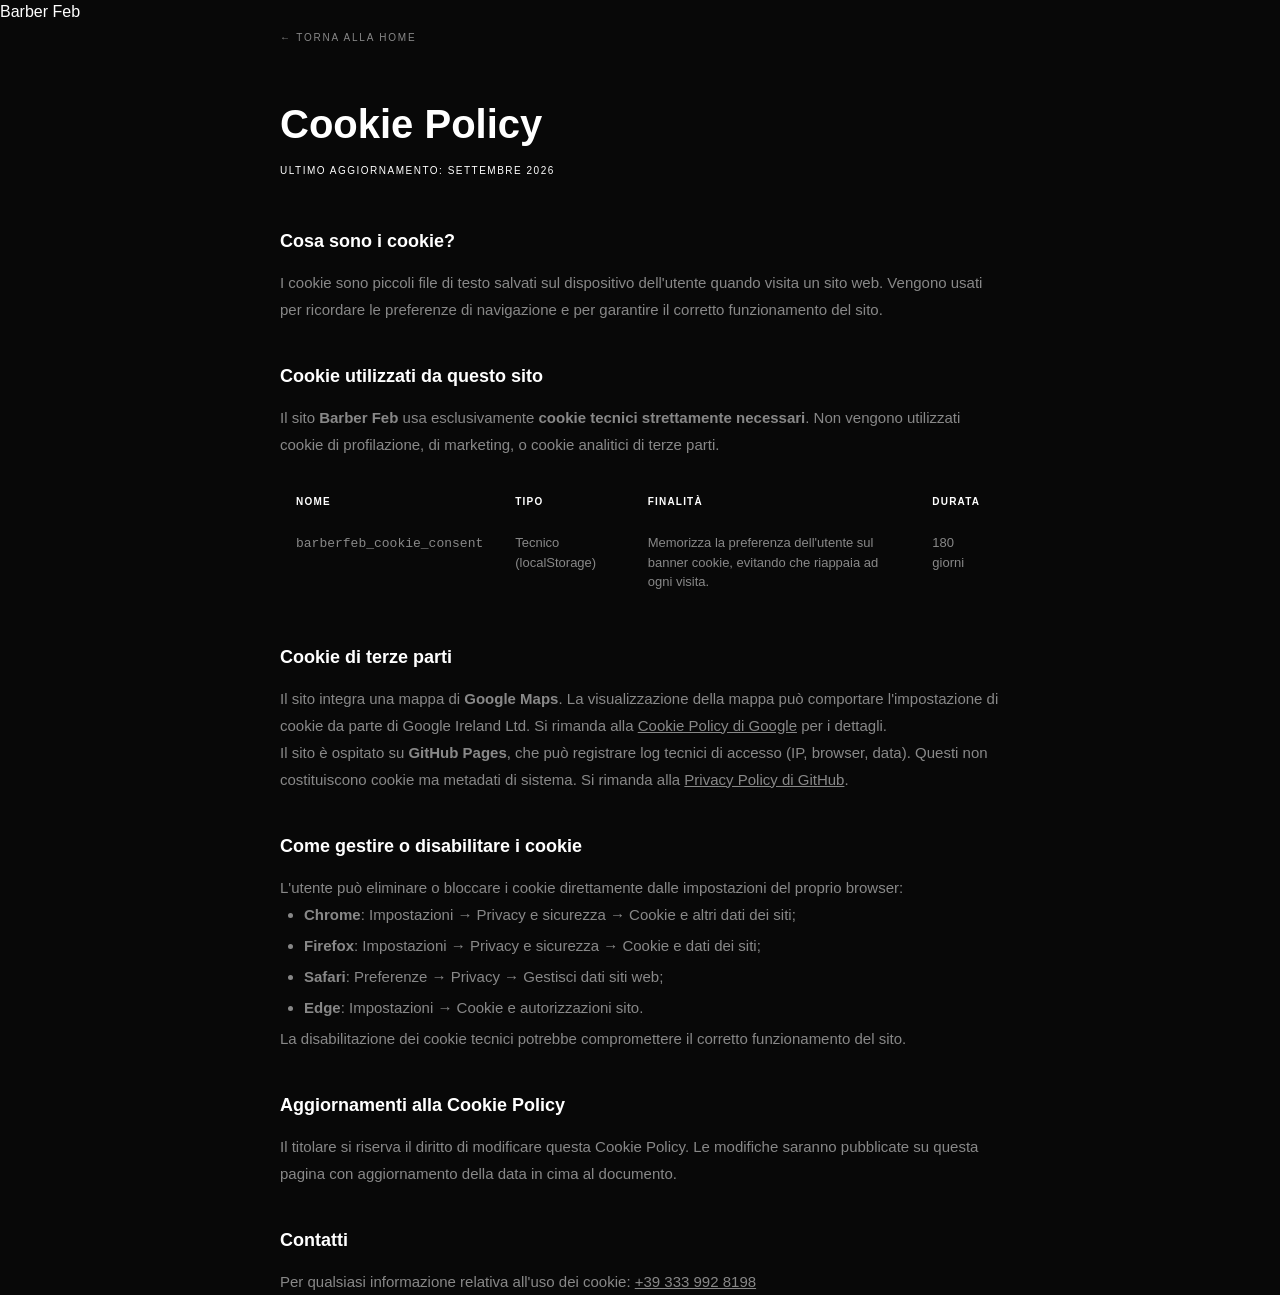
<file: cookie.html>
<!DOCTYPE html>
<html lang="it">
<head>
  <meta charset="UTF-8" />
  <meta name="viewport" content="width=device-width, initial-scale=1.0" />
  <title>Cookie Policy — Barber Feb</title>
  <meta name="description" content="Cookie Policy di Barber Feb — informazioni sui cookie tecnici utilizzati dal sito." />
  <meta name="robots" content="noindex, follow" />
  <link rel="icon" type="image/svg+xml" href="favicon.svg" />
  <link rel="preconnect" href="https://fonts.googleapis.com" />
  <link rel="preconnect" href="https://fonts.gstatic.com" crossorigin />
  <link href="https://fonts.googleapis.com/css2?family=Syne:wght@600;700;800&family=Manrope:wght@400;500;600&family=Space+Mono:wght@400&display=swap" rel="stylesheet" />
  <link rel="stylesheet" href="style.css" />
  <style>
    .legal-page { max-width: 720px; margin: 0 auto; padding: calc(var(--nav-h) + 4rem) var(--px) 6rem; }
    .legal-page h1 { font-family: var(--font-heading); font-size: clamp(1.75rem,4vw,2.5rem); font-weight:800; margin-bottom:0.5rem; }
    .legal-page .updated { font-family:var(--font-mono); font-size:0.625rem; letter-spacing:0.15em; text-transform:uppercase; color:var(--green); margin-bottom:3rem; }
    .legal-page h2 { font-family:var(--font-heading); font-size:1.125rem; font-weight:700; margin:2.5rem 0 0.875rem; }
    .legal-page p, .legal-page li { font-size:0.9375rem; color:var(--text-muted); line-height:1.8; }
    .legal-page ul { list-style:disc; padding-left:1.5rem; }
    .legal-page li { margin-bottom:0.25rem; }
    .legal-page table { width:100%; border-collapse:collapse; margin:1.5rem 0; font-size:0.8125rem; }
    .legal-page th, .legal-page td { padding:0.75rem 1rem; border:1px solid var(--divider); text-align:left; vertical-align:top; }
    .legal-page th { font-family:var(--font-mono); font-size:0.625rem; letter-spacing:0.12em; text-transform:uppercase; color:var(--green); background-color:var(--bg-2); }
    .legal-page td { color:var(--text-muted); }
    .legal-back { display:inline-flex; align-items:center; gap:0.5rem; font-family:var(--font-mono); font-size:0.625rem; letter-spacing:0.18em; text-transform:uppercase; color:var(--text-muted); border-bottom:1px solid var(--divider); padding-bottom:1px; margin-bottom:3rem; transition:color 200ms ease; }
    .legal-back:hover { color:var(--text); }
  </style>
</head>
<body>
  <nav id="nav" class="scrolled" role="navigation" aria-label="Navigazione">
    <div class="nav-inner">
      <a href="index.html" class="nav-brand" aria-label="Torna alla home">
        <span class="nav-logo-b">B</span><span class="nav-logo-text">arber Feb</span>
      </a>
    </div>
  </nav>

  <main class="legal-page">
    <a href="index.html" class="legal-back">← Torna alla home</a>

    <h1>Cookie Policy</h1>
    <p class="updated">Ultimo aggiornamento: Settembre 2026</p>

    <h2>Cosa sono i cookie?</h2>
    <p>I cookie sono piccoli file di testo salvati sul dispositivo dell'utente quando visita un sito web. Vengono usati per ricordare le preferenze di navigazione e per garantire il corretto funzionamento del sito.</p>

    <h2>Cookie utilizzati da questo sito</h2>
    <p>Il sito <strong>Barber Feb</strong> usa esclusivamente <strong>cookie tecnici strettamente necessari</strong>. Non vengono utilizzati cookie di profilazione, di marketing, o cookie analitici di terze parti.</p>

    <table>
      <thead>
        <tr>
          <th>Nome</th>
          <th>Tipo</th>
          <th>Finalità</th>
          <th>Durata</th>
        </tr>
      </thead>
      <tbody>
        <tr>
          <td><code>barberfeb_cookie_consent</code></td>
          <td>Tecnico (localStorage)</td>
          <td>Memorizza la preferenza dell'utente sul banner cookie, evitando che riappaia ad ogni visita.</td>
          <td>180 giorni</td>
        </tr>
      </tbody>
    </table>

    <h2>Cookie di terze parti</h2>
    <p>Il sito integra una mappa di <strong>Google Maps</strong>. La visualizzazione della mappa può comportare l'impostazione di cookie da parte di Google Ireland Ltd. Si rimanda alla <a href="https://policies.google.com/technologies/cookies" target="_blank" rel="noopener noreferrer" style="color:var(--text-muted);text-decoration:underline">Cookie Policy di Google</a> per i dettagli.</p>
    <p>Il sito è ospitato su <strong>GitHub Pages</strong>, che può registrare log tecnici di accesso (IP, browser, data). Questi non costituiscono cookie ma metadati di sistema. Si rimanda alla <a href="https://docs.github.com/en/site-policy/privacy-policies/github-privacy-statement" target="_blank" rel="noopener noreferrer" style="color:var(--text-muted);text-decoration:underline">Privacy Policy di GitHub</a>.</p>

    <h2>Come gestire o disabilitare i cookie</h2>
    <p>L'utente può eliminare o bloccare i cookie direttamente dalle impostazioni del proprio browser:</p>
    <ul>
      <li><strong>Chrome</strong>: Impostazioni → Privacy e sicurezza → Cookie e altri dati dei siti;</li>
      <li><strong>Firefox</strong>: Impostazioni → Privacy e sicurezza → Cookie e dati dei siti;</li>
      <li><strong>Safari</strong>: Preferenze → Privacy → Gestisci dati siti web;</li>
      <li><strong>Edge</strong>: Impostazioni → Cookie e autorizzazioni sito.</li>
    </ul>
    <p>La disabilitazione dei cookie tecnici potrebbe compromettere il corretto funzionamento del sito.</p>

    <h2>Aggiornamenti alla Cookie Policy</h2>
    <p>Il titolare si riserva il diritto di modificare questa Cookie Policy. Le modifiche saranno pubblicate su questa pagina con aggiornamento della data in cima al documento.</p>

    <h2>Contatti</h2>
    <p>Per qualsiasi informazione relativa all'uso dei cookie: <a href="tel:+393339928198" style="color:var(--text-muted);text-decoration:underline">+39 333 992 8198</a></p>
  </main>
</body>
</html>
</file>
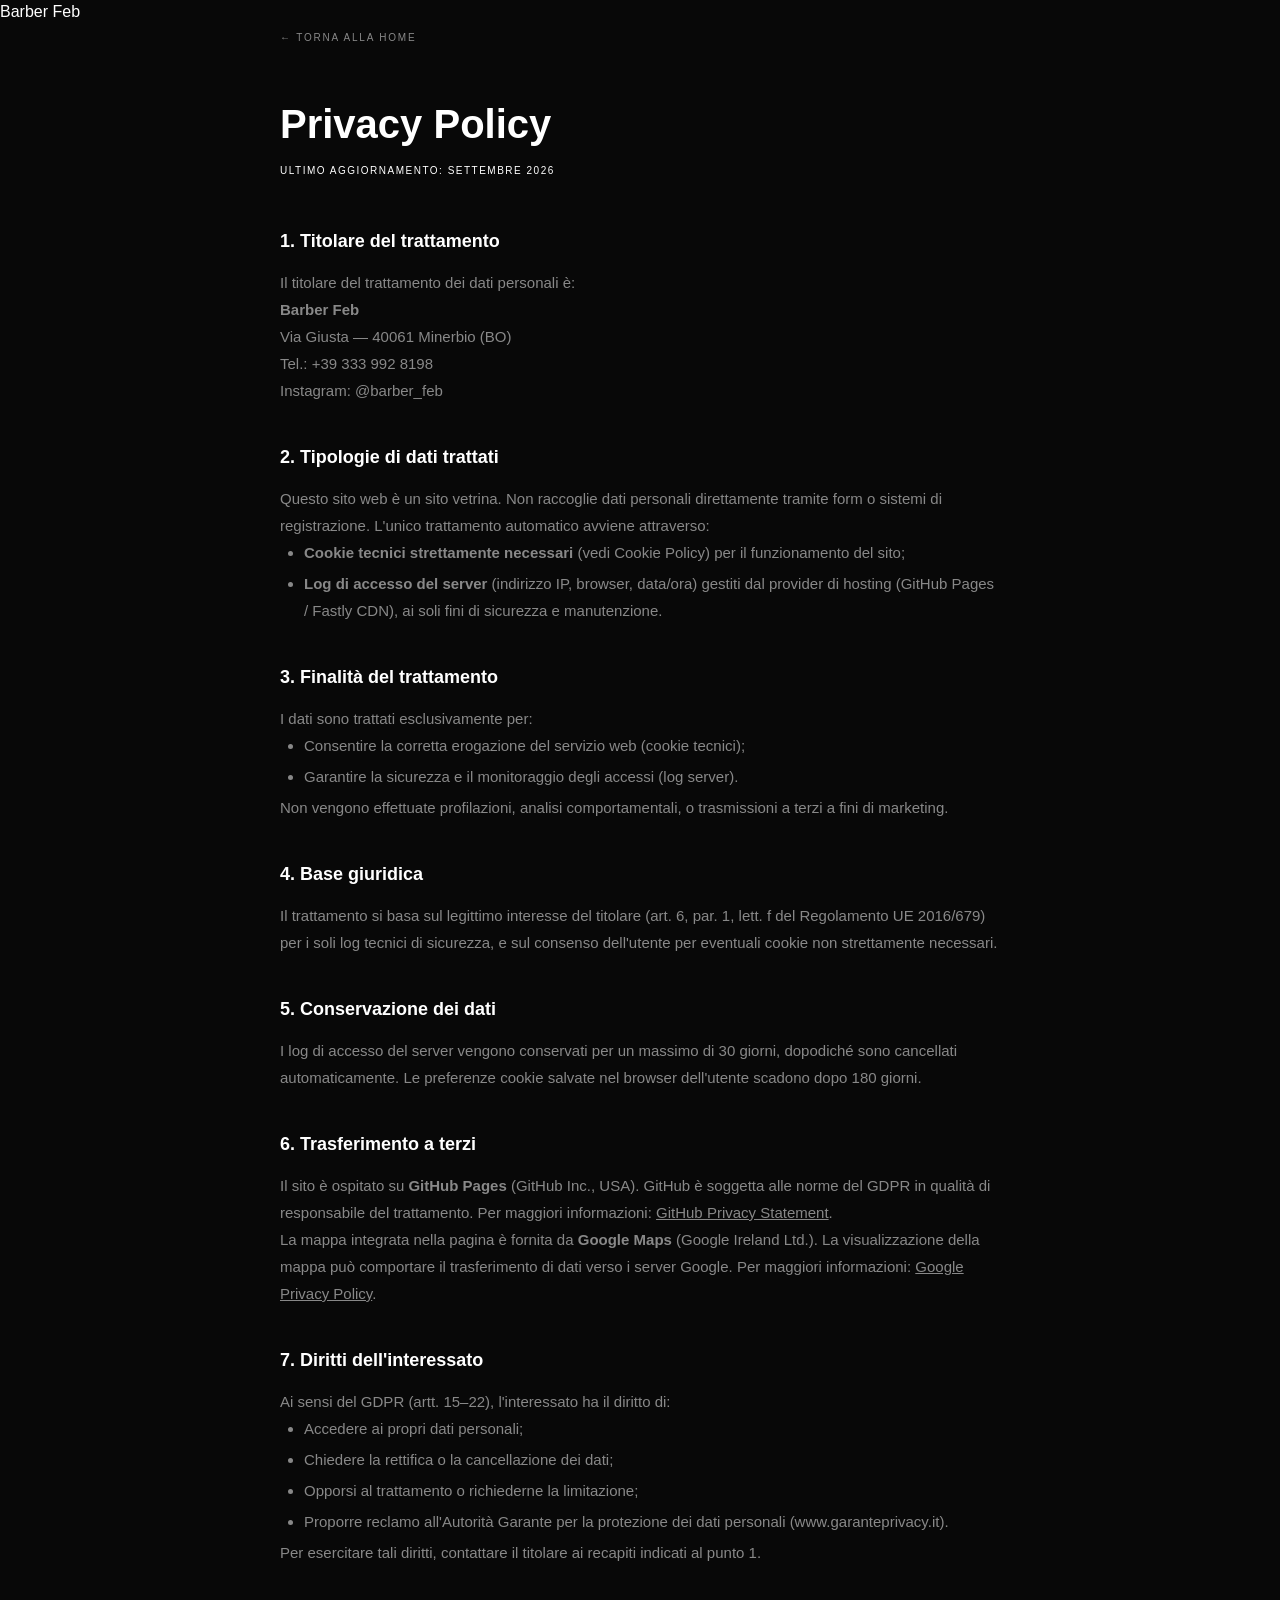
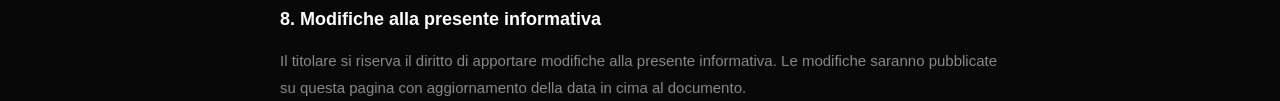
<file: privacy.html>
<!DOCTYPE html>
<html lang="it">
<head>
  <meta charset="UTF-8" />
  <meta name="viewport" content="width=device-width, initial-scale=1.0" />
  <title>Privacy Policy — Barber Feb</title>
  <meta name="description" content="Privacy Policy di Barber Feb — Minerbio (BO). Informativa sul trattamento dei dati personali ai sensi del Regolamento UE 2016/679 (GDPR)." />
  <meta name="robots" content="noindex, follow" />
  <link rel="icon" type="image/svg+xml" href="favicon.svg" />
  <link rel="preconnect" href="https://fonts.googleapis.com" />
  <link rel="preconnect" href="https://fonts.gstatic.com" crossorigin />
  <link href="https://fonts.googleapis.com/css2?family=Syne:wght@600;700;800&family=Manrope:wght@400;500;600&family=Space+Mono:wght@400&display=swap" rel="stylesheet" />
  <link rel="stylesheet" href="style.css" />
  <style>
    .legal-page { max-width: 720px; margin: 0 auto; padding: calc(var(--nav-h) + 4rem) var(--px) 6rem; }
    .legal-page h1 { font-family: var(--font-heading); font-size: clamp(1.75rem,4vw,2.5rem); font-weight:800; margin-bottom:0.5rem; }
    .legal-page .updated { font-family:var(--font-mono); font-size:0.625rem; letter-spacing:0.15em; text-transform:uppercase; color:var(--green); margin-bottom:3rem; }
    .legal-page h2 { font-family:var(--font-heading); font-size:1.125rem; font-weight:700; margin:2.5rem 0 0.875rem; }
    .legal-page p, .legal-page li { font-size:0.9375rem; color:var(--text-muted); line-height:1.8; }
    .legal-page ul { list-style:disc; padding-left:1.5rem; }
    .legal-page li { margin-bottom:0.25rem; }
    .legal-back { display:inline-flex; align-items:center; gap:0.5rem; font-family:var(--font-mono); font-size:0.625rem; letter-spacing:0.18em; text-transform:uppercase; color:var(--text-muted); border-bottom:1px solid var(--divider); padding-bottom:1px; margin-bottom:3rem; transition:color 200ms ease; }
    .legal-back:hover { color:var(--text); }
  </style>
</head>
<body>
  <nav id="nav" class="scrolled" role="navigation" aria-label="Navigazione">
    <div class="nav-inner">
      <a href="index.html" class="nav-brand" aria-label="Torna alla home">
        <span class="nav-logo-b">B</span><span class="nav-logo-text">arber Feb</span>
      </a>
    </div>
  </nav>

  <main class="legal-page">
    <a href="index.html" class="legal-back">← Torna alla home</a>

    <h1>Privacy Policy</h1>
    <p class="updated">Ultimo aggiornamento: Settembre 2026</p>

    <h2>1. Titolare del trattamento</h2>
    <p>Il titolare del trattamento dei dati personali è:<br />
    <strong>Barber Feb</strong><br />
    Via Giusta — 40061 Minerbio (BO)<br />
    Tel.: +39 333 992 8198<br />
    Instagram: @barber_feb
    </p>

    <h2>2. Tipologie di dati trattati</h2>
    <p>Questo sito web è un sito vetrina. Non raccoglie dati personali direttamente tramite form o sistemi di registrazione. L'unico trattamento automatico avviene attraverso:</p>
    <ul>
      <li><strong>Cookie tecnici strettamente necessari</strong> (vedi Cookie Policy) per il funzionamento del sito;</li>
      <li><strong>Log di accesso del server</strong> (indirizzo IP, browser, data/ora) gestiti dal provider di hosting (GitHub Pages / Fastly CDN), ai soli fini di sicurezza e manutenzione.</li>
    </ul>

    <h2>3. Finalità del trattamento</h2>
    <p>I dati sono trattati esclusivamente per:</p>
    <ul>
      <li>Consentire la corretta erogazione del servizio web (cookie tecnici);</li>
      <li>Garantire la sicurezza e il monitoraggio degli accessi (log server).</li>
    </ul>
    <p>Non vengono effettuate profilazioni, analisi comportamentali, o trasmissioni a terzi a fini di marketing.</p>

    <h2>4. Base giuridica</h2>
    <p>Il trattamento si basa sul legittimo interesse del titolare (art. 6, par. 1, lett. f del Regolamento UE 2016/679) per i soli log tecnici di sicurezza, e sul consenso dell'utente per eventuali cookie non strettamente necessari.</p>

    <h2>5. Conservazione dei dati</h2>
    <p>I log di accesso del server vengono conservati per un massimo di 30 giorni, dopodiché sono cancellati automaticamente. Le preferenze cookie salvate nel browser dell'utente scadono dopo 180 giorni.</p>

    <h2>6. Trasferimento a terzi</h2>
    <p>Il sito è ospitato su <strong>GitHub Pages</strong> (GitHub Inc., USA). GitHub è soggetta alle norme del GDPR in qualità di responsabile del trattamento. Per maggiori informazioni: <a href="https://docs.github.com/en/site-policy/privacy-policies/github-privacy-statement" target="_blank" rel="noopener noreferrer" style="color:var(--text-muted);text-decoration:underline">GitHub Privacy Statement</a>.</p>
    <p>La mappa integrata nella pagina è fornita da <strong>Google Maps</strong> (Google Ireland Ltd.). La visualizzazione della mappa può comportare il trasferimento di dati verso i server Google. Per maggiori informazioni: <a href="https://policies.google.com/privacy" target="_blank" rel="noopener noreferrer" style="color:var(--text-muted);text-decoration:underline">Google Privacy Policy</a>.</p>

    <h2>7. Diritti dell'interessato</h2>
    <p>Ai sensi del GDPR (artt. 15–22), l'interessato ha il diritto di:</p>
    <ul>
      <li>Accedere ai propri dati personali;</li>
      <li>Chiedere la rettifica o la cancellazione dei dati;</li>
      <li>Opporsi al trattamento o richiederne la limitazione;</li>
      <li>Proporre reclamo all'Autorità Garante per la protezione dei dati personali (www.garanteprivacy.it).</li>
    </ul>
    <p>Per esercitare tali diritti, contattare il titolare ai recapiti indicati al punto 1.</p>

    <h2>8. Modifiche alla presente informativa</h2>
    <p>Il titolare si riserva il diritto di apportare modifiche alla presente informativa. Le modifiche saranno pubblicate su questa pagina con aggiornamento della data in cima al documento.</p>
  </main>
</body>
</html>
</file>
<file: style.css>
/* ============================================================
   BARBER FEB — style.css (STRICT ZERO-HORIZONTAL-OVERFLOW v5.1)
   Monochrome Pitch Black · White · Plant Green Accents
   ============================================================ */

/* RESET & CORE VARIABLES */
:root {
  --bg-dark: #080808;
  --bg-card: #121212;
  --bg-card-hover: #181818;
  --text-main: #ffffff;
  --text-muted: #888888;
  --text-dim: #555555;
  --border-color: #1f1f1f;
  --border-light: #2a2a2a;
  
  /* Dettagli Verde Pianta */
  --accent-green: #10b981;
  --accent-green-hover: #059669;
  --accent-green-glow: rgba(16, 185, 129, 0.15);

  --font-heading: 'Montserrat', sans-serif;
  --font-body: 'Inter', sans-serif;
  
  --transition: all 0.25s cubic-bezier(0.16, 1, 0.3, 1);
  --header-height: 80px;
}

*, *::before, *::after {
  box-sizing: border-box;
  margin: 0;
  padding: 0;
}

html {
  scroll-behavior: smooth;
  font-size: 16px;
  background-color: var(--bg-dark);
  color: var(--text-main);
  font-family: var(--font-body);
  -webkit-font-smoothing: antialiased;
  -moz-osx-font-smoothing: grayscale;
  width: 100%;
  max-width: 100%;
  overflow-x: hidden !important;
}

body {
  width: 100%;
  max-width: 100%;
  overflow-x: hidden !important;
  position: relative;
  background-color: var(--bg-dark);
  line-height: 1.5;
}

/* TYPOGRAPHY */
h1, h2, h3, h4, .brand-logo, .btn-solid-white, .btn-outline-white {
  font-family: var(--font-heading);
}

a {
  color: inherit;
  text-decoration: none;
}

img {
  max-width: 100%;
  height: auto;
  display: block;
}

/* BUTTONS (Exact Onyx Barbers Solid White & Outline Style) */
.btn-solid-white {
  display: inline-flex;
  align-items: center;
  justify-content: center;
  background-color: #ffffff;
  color: #000000;
  font-family: var(--font-heading);
  font-size: 0.85rem;
  font-weight: 800;
  letter-spacing: 1.5px;
  text-transform: uppercase;
  padding: 14px 30px;
  border-radius: 4px;
  border: 1px solid #ffffff;
  cursor: pointer;
  transition: var(--transition);
}

.btn-solid-white:hover {
  background-color: #e2e2e2;
  border-color: #e2e2e2;
  transform: translateY(-2px);
  box-shadow: 0 4px 20px rgba(255, 255, 255, 0.15);
}

.btn-outline-white {
  display: inline-flex;
  align-items: center;
  justify-content: center;
  background-color: transparent;
  color: #ffffff;
  font-family: var(--font-heading);
  font-size: 0.85rem;
  font-weight: 700;
  letter-spacing: 1.5px;
  text-transform: uppercase;
  padding: 14px 30px;
  border-radius: 4px;
  border: 1px solid #333333;
  cursor: pointer;
  transition: var(--transition);
}

.btn-outline-white:hover {
  border-color: #ffffff;
  background-color: rgba(255, 255, 255, 0.05);
}

.btn-sm {
  padding: 8px 18px;
  font-size: 0.75rem;
}

/* LAYOUT CONTAINER */
.section-container {
  width: 100%;
  max-width: 1300px;
  margin: 0 auto;
  padding: 0 24px;
  box-sizing: border-box;
}

.section-title {
  font-size: 2.2rem;
  font-weight: 900;
  letter-spacing: 3px;
  text-transform: uppercase;
  color: var(--text-main);
  margin-bottom: 8px;
}

.section-subtitle {
  font-size: 0.8rem;
  font-weight: 600;
  letter-spacing: 2px;
  color: var(--text-muted);
  text-transform: uppercase;
  margin-bottom: 40px;
}

.text-center {
  text-align: center;
}

/* ============================================================
   COOKIE BANNER
   ============================================================ */
.cookie-banner {
  position: fixed;
  bottom: 20px;
  left: 20px;
  right: 20px;
  max-width: 500px;
  background-color: rgba(18, 18, 18, 0.96);
  backdrop-filter: blur(12px);
  border: 1px solid var(--border-light);
  border-radius: 8px;
  padding: 20px;
  z-index: 9999;
  box-shadow: 0 10px 40px rgba(0, 0, 0, 0.8);
  transition: var(--transition);
}

.cookie-banner.hidden {
  opacity: 0;
  pointer-events: none;
  transform: translateY(20px);
}

.cookie-banner-inner {
  display: flex;
  flex-direction: column;
  gap: 16px;
}

.cookie-title {
  font-family: var(--font-heading);
  font-size: 0.85rem;
  font-weight: 800;
  letter-spacing: 1px;
}

.cookie-body {
  font-size: 0.8rem;
  color: var(--text-muted);
  line-height: 1.4;
}

.cookie-body a {
  color: #fff;
  text-decoration: underline;
}

.cookie-actions {
  display: flex;
  gap: 12px;
}

/* ============================================================
   WHATSAPP FLOATING BUTTON (Dettaglio Verde Pianta)
   ============================================================ */
.whatsapp-fab {
  position: fixed;
  bottom: 24px;
  right: 24px;
  width: 52px;
  height: 52px;
  background-color: var(--accent-green);
  color: #ffffff;
  border-radius: 50%;
  display: flex;
  align-items: center;
  justify-content: center;
  z-index: 999;
  box-shadow: 0 6px 24px rgba(16, 185, 129, 0.4);
  transition: var(--transition);
}

.whatsapp-fab:hover {
  transform: scale(1.1);
  background-color: var(--accent-green-hover);
  box-shadow: 0 8px 30px rgba(16, 185, 129, 0.6);
}

/* ============================================================
   NAVIGATION HEADER
   ============================================================ */
.site-header {
  position: fixed;
  top: 0;
  left: 0;
  right: 0;
  width: 100%;
  max-width: 100%;
  height: var(--header-height);
  background-color: rgba(8, 8, 8, 0.94);
  backdrop-filter: blur(12px);
  border-bottom: 1px solid var(--border-color);
  z-index: 1000;
  display: flex;
  align-items: center;
}

.header-container {
  width: 100%;
  max-width: 1300px;
  margin: 0 auto;
  padding: 0 24px;
  display: flex;
  align-items: center;
  justify-content: space-between;
}

.brand-logo {
  font-size: 1.3rem;
  font-weight: 900;
  letter-spacing: 2px;
  color: #ffffff;
}

.main-nav .nav-menu {
  display: flex;
  list-style: none;
  gap: 32px;
}

.nav-menu a {
  font-family: var(--font-heading);
  font-size: 0.8rem;
  font-weight: 700;
  letter-spacing: 1.5px;
  color: #aaaaaa;
  transition: var(--transition);
}

.nav-menu a:hover {
  color: #ffffff;
}

.hamburger-btn {
  display: none;
  background: none;
  border: none;
  cursor: pointer;
  flex-direction: column;
  gap: 5px;
  padding: 4px;
}

.hamburger-btn span {
  width: 24px;
  height: 2px;
  background-color: #ffffff;
  transition: var(--transition);
}

/* ============================================================
   HERO SECTION
   ============================================================ */
.hero-section {
  width: 100%;
  max-width: 100%;
  padding-top: calc(var(--header-height) + 40px);
  padding-bottom: 80px;
  background-color: var(--bg-dark);
  overflow: hidden;
}

.hero-top-grid {
  display: grid;
  grid-template-columns: 1.1fr 0.9fr;
  gap: 50px;
  align-items: stretch;
  margin-bottom: 40px;
}

.hero-left-content {
  display: flex;
  flex-direction: column;
  justify-content: space-between;
}

.hero-title-group {
  margin-bottom: 20px;
}

.hero-title-combined {
  font-size: 4.5rem;
  font-weight: 900;
  line-height: 0.95;
  letter-spacing: -1px;
  text-transform: uppercase;
  color: #ffffff;
}

.hero-description {
  font-size: 0.85rem;
  font-weight: 500;
  line-height: 1.6;
  letter-spacing: 1px;
  color: var(--text-muted);
  text-transform: uppercase;
  max-width: 540px;
  margin-bottom: 40px;
}

.hero-footer-row {
  display: flex;
  align-items: center;
  justify-content: space-between;
  border-top: 1px solid var(--border-color);
  padding-top: 24px;
  gap: 20px;
  flex-wrap: wrap;
}

.hero-location-info {
  display: flex;
  flex-direction: column;
  font-family: var(--font-heading);
  font-size: 0.75rem;
  font-weight: 700;
  letter-spacing: 1px;
  color: var(--text-muted);
}

.hero-social-links {
  display: flex;
  gap: 16px;
  color: #888;
}

.hero-social-links a:hover {
  color: var(--accent-green);
}

.hero-right-image {
  background-color: var(--bg-card);
  border: 1px solid var(--border-color);
  border-radius: 8px;
  overflow: hidden;
  display: flex;
  align-items: center;
  justify-content: center;
}

.hero-right-image img {
  width: 100%;
  height: 100%;
  object-fit: cover;
}

.hero-bottom-banner {
  width: 100%;
  background-color: var(--bg-card);
  border: 1px solid var(--border-color);
  border-radius: 8px;
  overflow: hidden;
  max-height: 440px;
}

.hero-bottom-banner img {
  width: 100%;
  height: 100%;
  object-fit: cover;
}

/* ============================================================
   ABOUT US SECTION
   ============================================================ */
.about-section {
  width: 100%;
  max-width: 100%;
  padding: 100px 0;
  background-color: var(--bg-dark);
  border-top: 1px solid var(--border-color);
  overflow: hidden;
}

.about-grid {
  display: grid;
  grid-template-columns: 1fr 1fr;
  gap: 80px;
  align-items: center;
}

.about-images-collage {
  position: relative;
  width: 100%;
  min-height: 480px;
}

.collage-bg-card {
  width: 78%;
  height: 400px;
  background-color: var(--bg-card);
  border: 1px solid var(--border-color);
  border-radius: 8px;
  overflow: hidden;
}

.collage-bg-card img {
  width: 100%;
  height: 100%;
  object-fit: cover;
}

.collage-overlay-card {
  position: absolute;
  bottom: 0;
  right: 0;
  width: 55%;
  height: 280px;
  background-color: var(--bg-card);
  border: 2px solid var(--bg-dark);
  border-radius: 8px;
  overflow: hidden;
  box-shadow: -10px -10px 30px rgba(0, 0, 0, 0.8);
}

.collage-overlay-card img {
  width: 100%;
  height: 100%;
  object-fit: cover;
}

.about-text-content .section-title {
  margin-bottom: 24px;
}

.about-lead {
  font-size: 0.85rem;
  font-weight: 600;
  letter-spacing: 1px;
  line-height: 1.7;
  color: #dddddd;
  text-transform: uppercase;
  margin-bottom: 20px;
}

.about-body {
  font-size: 0.85rem;
  color: var(--text-muted);
  line-height: 1.7;
  margin-bottom: 36px;
}

/* ============================================================
   OUR SERVICES SECTION
   ============================================================ */
.services-section {
  width: 100%;
  max-width: 100%;
  padding: 100px 0;
  background-color: var(--bg-dark);
  border-top: 1px solid var(--border-color);
  overflow: hidden;
}

.services-list-container {
  display: flex;
  flex-direction: column;
  gap: 0;
  border-top: 1px solid var(--border-color);
}

.service-row-item {
  display: grid;
  grid-template-columns: 80px 1fr 140px 120px;
  gap: 32px;
  align-items: center;
  padding: 24px 12px;
  border-bottom: 1px solid var(--border-color);
  transition: var(--transition);
}

.service-row-item:hover {
  background-color: rgba(255, 255, 255, 0.02);
}

.service-thumb {
  width: 80px;
  height: 80px;
  border-radius: 6px;
  overflow: hidden;
  background-color: var(--bg-card);
  border: 1px solid var(--border-light);
}

.service-thumb img {
  width: 100%;
  height: 100%;
  object-fit: cover;
}

.service-name {
  font-size: 1.1rem;
  font-weight: 800;
  letter-spacing: 1.5px;
  text-transform: uppercase;
  color: #ffffff;
  margin-bottom: 4px;
}

.service-desc {
  font-size: 0.8rem;
  color: var(--text-muted);
  line-height: 1.4;
}

.service-meta {
  display: flex;
  flex-direction: column;
  align-items: flex-end;
  font-family: var(--font-heading);
}

.service-duration {
  font-size: 0.75rem;
  color: var(--text-muted);
  letter-spacing: 1px;
}

.service-price {
  font-size: 1.2rem;
  font-weight: 800;
  color: #ffffff;
}

.service-action {
  display: flex;
  justify-content: flex-end;
}

.btn-service-book {
  padding: 10px 22px;
  font-size: 0.75rem;
}

/* ============================================================
   GALLERY & INTERACTIVE CARD SLIDER
   ============================================================ */
.gallery-section {
  width: 100%;
  max-width: 100%;
  padding: 100px 0;
  background-color: var(--bg-dark);
  border-top: 1px solid var(--border-color);
  overflow: hidden;
}

.filter-tabs {
  display: flex;
  justify-content: center;
  gap: 12px;
  margin-bottom: 40px;
  flex-wrap: wrap;
  max-width: 100%;
}

.filter-btn {
  background: transparent;
  border: 1px solid var(--border-light);
  color: var(--text-muted);
  font-family: var(--font-heading);
  font-size: 0.75rem;
  font-weight: 700;
  letter-spacing: 1.5px;
  padding: 10px 20px;
  border-radius: 4px;
  cursor: pointer;
  transition: var(--transition);
}

.filter-btn.active, .filter-btn:hover {
  background-color: #ffffff;
  color: #000000;
  border-color: #ffffff;
}

.gallery-grid {
  display: grid;
  grid-template-columns: repeat(auto-fill, minmax(350px, 1fr));
  gap: 24px;
}

.gallery-card {
  background-color: var(--bg-card);
  border: 1px solid var(--border-color);
  border-radius: 8px;
  overflow: hidden;
  cursor: pointer;
  transition: var(--transition);
  position: relative;
}

.gallery-card:hover {
  transform: translateY(-4px);
  border-color: var(--accent-green);
  box-shadow: 0 10px 30px rgba(0,0,0,0.5);
}

.card-image-wrap {
  position: relative;
  width: 100%;
  aspect-ratio: 4/5;
  overflow: hidden;
}

.card-slider-track {
  display: flex;
  width: 100%;
  height: 100%;
  transition: transform 0.35s cubic-bezier(0.16, 1, 0.3, 1);
}

.slider-slide {
  min-width: 100%;
  height: 100%;
  object-fit: cover;
}

.slider-arrow {
  position: absolute;
  top: 45%;
  transform: translateY(-50%);
  width: 38px;
  height: 38px;
  background-color: rgba(10, 10, 10, 0.75);
  color: #ffffff;
  border: 1px solid rgba(255, 255, 255, 0.2);
  border-radius: 50%;
  font-size: 1.6rem;
  line-height: 1;
  display: flex;
  align-items: center;
  justify-content: center;
  cursor: pointer;
  z-index: 12;
  transition: var(--transition);
}

.prev-arrow { left: 12px; }
.next-arrow { right: 12px; }

.slider-arrow:hover {
  background-color: #ffffff;
  color: #000000;
  border-color: #ffffff;
}

.slider-dots {
  position: absolute;
  bottom: 64px;
  left: 50%;
  transform: translateX(-50%);
  display: flex;
  gap: 6px;
  z-index: 12;
}

.slider-dots .dot {
  width: 7px;
  height: 7px;
  border-radius: 50%;
  background-color: rgba(255, 255, 255, 0.4);
  transition: var(--transition);
}

.slider-dots .dot.active {
  background-color: var(--accent-green);
  width: 18px;
  border-radius: 4px;
}

.card-overlay {
  position: absolute;
  bottom: 0;
  left: 0;
  right: 0;
  padding: 16px 20px;
  background: linear-gradient(to top, rgba(0,0,0,0.95), rgba(0,0,0,0.4) 70%, transparent);
  display: flex;
  flex-direction: column;
  gap: 2px;
  z-index: 11;
  pointer-events: none;
}

.card-badge {
  display: inline-block;
  font-family: var(--font-heading);
  font-size: 0.65rem;
  font-weight: 800;
  letter-spacing: 1px;
  color: var(--accent-green);
  text-transform: uppercase;
}

.card-title {
  font-family: var(--font-heading);
  font-size: 1.1rem;
  font-weight: 800;
  color: #ffffff;
  letter-spacing: 1px;
}

/* ============================================================
   TAKE CARE APP CARD WIDGET
   ============================================================ */
.schedule-section {
  width: 100%;
  max-width: 100%;
  padding: 100px 0;
  background-color: var(--bg-dark);
  border-top: 1px solid var(--border-color);
  overflow: hidden;
}

.schedule-grid {
  display: grid;
  grid-template-columns: 1fr 1fr;
  gap: 60px;
  align-items: stretch;
}

.schedule-left-panel {
  display: flex;
  flex-direction: column;
}

.takecare-card {
  background-color: var(--bg-card);
  border: 1px solid var(--border-color);
  border-radius: 8px;
  padding: 36px;
  display: flex;
  flex-direction: column;
  justify-content: space-between;
  height: 100%;
}

.takecare-badge {
  display: inline-block;
  font-family: var(--font-heading);
  font-size: 0.65rem;
  font-weight: 800;
  letter-spacing: 1.5px;
  color: var(--accent-green);
  margin-bottom: 12px;
}

.takecare-title {
  font-size: 2.1rem;
  font-weight: 900;
  letter-spacing: 1.5px;
  text-transform: uppercase;
  line-height: 1.1;
  margin-bottom: 16px;
}

.takecare-desc {
  font-size: 0.85rem;
  color: var(--text-muted);
  line-height: 1.6;
  margin-bottom: 28px;
}

.takecare-quick-select {
  display: flex;
  flex-direction: column;
  gap: 8px;
  margin-bottom: 28px;
}

.quick-label {
  font-family: var(--font-heading);
  font-size: 0.7rem;
  font-weight: 800;
  letter-spacing: 1.5px;
  color: var(--text-muted);
}

.takecare-select {
  background-color: #1a1a1a;
  color: #ffffff;
  border: 1px solid var(--border-light);
  padding: 12px 16px;
  border-radius: 4px;
  font-family: var(--font-body);
  font-size: 0.85rem;
  cursor: pointer;
  outline: none;
}

.takecare-select:focus {
  border-color: var(--accent-green);
}

.takecare-features {
  display: flex;
  flex-direction: column;
  gap: 12px;
  margin-bottom: 32px;
}

.feature-item {
  display: flex;
  align-items: center;
  gap: 12px;
  font-size: 0.85rem;
  color: #dddddd;
}

.takecare-btn {
  width: 100%;
}

/* Hours Card */
.hours-card {
  background-color: var(--bg-card);
  border: 1px solid var(--border-color);
  border-radius: 8px;
  padding: 36px;
  display: flex;
  flex-direction: column;
  justify-content: space-between;
  height: 100%;
}

.hours-header {
  display: flex;
  align-items: center;
  justify-content: space-between;
  border-bottom: 1px solid var(--border-color);
  padding-bottom: 20px;
  margin-bottom: 24px;
}

.hours-card-title {
  font-family: var(--font-heading);
  font-size: 0.9rem;
  font-weight: 800;
  letter-spacing: 1.5px;
}

.status-badge {
  display: inline-flex;
  align-items: center;
  gap: 8px;
  font-family: var(--font-heading);
  font-size: 0.7rem;
  font-weight: 800;
  letter-spacing: 1px;
  padding: 6px 14px;
  border-radius: 20px;
  background-color: rgba(16, 185, 129, 0.1);
  color: var(--accent-green);
  border: 1px solid rgba(16, 185, 129, 0.3);
}

.status-dot {
  width: 8px;
  height: 8px;
  background-color: var(--accent-green);
  border-radius: 50%;
  box-shadow: 0 0 8px var(--accent-green);
}

.hours-list {
  list-style: none;
  display: flex;
  flex-direction: column;
  gap: 14px;
  margin-bottom: 32px;
}

.hours-list li {
  display: flex;
  justify-content: space-between;
  font-size: 0.85rem;
  border-bottom: 1px stroke #1a1a1a;
}

.day-name {
  font-family: var(--font-heading);
  font-weight: 700;
  letter-spacing: 1px;
  color: #dddddd;
}

.day-hours {
  color: var(--text-muted);
}

.closed-text {
  color: #ef4444;
  font-weight: 700;
}

.full-width-btn {
  width: 100%;
  padding: 14px;
}

/* ============================================================
   CONTACT & MAP SECTION
   ============================================================ */
.contact-section {
  width: 100%;
  max-width: 100%;
  padding: 100px 0;
  background-color: var(--bg-dark);
  border-top: 1px solid var(--border-color);
  overflow: hidden;
}

.contact-grid {
  display: grid;
  grid-template-columns: 1fr 1fr;
  gap: 60px;
  align-items: center;
}

.contact-lead {
  font-size: 0.85rem;
  font-weight: 600;
  letter-spacing: 1px;
  color: var(--text-muted);
  margin-bottom: 32px;
}

.contact-details-list {
  display: flex;
  flex-direction: column;
  gap: 24px;
  margin-bottom: 40px;
}

.contact-label {
  font-family: var(--font-heading);
  font-size: 0.7rem;
  font-weight: 800;
  letter-spacing: 1.5px;
  color: var(--text-muted);
  display: block;
  margin-bottom: 4px;
}

.contact-val {
  font-size: 1.1rem;
  font-weight: 600;
  color: #ffffff;
}

.contact-map-col {
  border: 1px solid var(--border-color);
  border-radius: 8px;
  overflow: hidden;
  height: 400px;
}

/* ============================================================
   FOOTER
   ============================================================ */
.site-footer {
  width: 100%;
  max-width: 100%;
  padding: 40px 0;
  background-color: #050505;
  border-top: 1px solid var(--border-color);
  overflow: hidden;
}

.footer-inner {
  display: flex;
  justify-content: space-between;
  align-items: center;
  flex-wrap: wrap;
  gap: 20px;
}

.footer-logo {
  font-family: var(--font-heading);
  font-weight: 900;
  font-size: 1.1rem;
  letter-spacing: 2px;
  display: block;
  margin-bottom: 4px;
}

.footer-copy {
  font-size: 0.75rem;
  color: var(--text-dim);
}

.footer-links {
  display: flex;
  gap: 24px;
}

.footer-links a {
  font-size: 0.75rem;
  color: var(--text-muted);
  transition: var(--transition);
}

.footer-links a:hover {
  color: #ffffff;
}

/* ============================================================
   LIGHTBOX MODAL
   ============================================================ */
.lightbox-modal {
  position: fixed;
  top: 0;
  left: 0;
  right: 0;
  bottom: 0;
  width: 100%;
  height: 100%;
  background-color: rgba(0, 0, 0, 0.92);
  backdrop-filter: blur(16px);
  z-index: 10000;
  display: flex;
  align-items: center;
  justify-content: center;
  opacity: 0;
  pointer-events: none;
  transition: var(--transition);
}

.lightbox-modal.active {
  opacity: 1;
  pointer-events: auto;
}

.lightbox-content {
  position: relative;
  background-color: var(--bg-card);
  border: 1px solid var(--border-light);
  border-radius: 12px;
  padding: 32px;
  max-width: 500px;
  width: 90%;
  display: flex;
  flex-direction: column;
  align-items: center;
  gap: 18px;
  box-shadow: 0 20px 60px rgba(0,0,0,0.9);
}

.lightbox-close-btn {
  position: absolute;
  top: 14px;
  right: 18px;
  background: none;
  border: none;
  color: #ffffff;
  font-size: 2rem;
  cursor: pointer;
}

.lightbox-item-title {
  font-size: 1.2rem;
  font-weight: 900;
  letter-spacing: 1.5px;
  text-transform: uppercase;
}

.angle-tabs {
  display: flex;
  gap: 6px;
  background-color: #1a1a1a;
  padding: 4px;
  border-radius: 6px;
}

.angle-btn {
  background: none;
  border: none;
  color: var(--text-muted);
  font-family: var(--font-heading);
  font-size: 0.72rem;
  font-weight: 700;
  padding: 6px 14px;
  border-radius: 4px;
  cursor: pointer;
  transition: var(--transition);
}

.angle-btn.active {
  background-color: #ffffff;
  color: #000000;
}

.lightbox-image-box {
  position: relative;
  width: 100%;
  aspect-ratio: 1/1;
  border-radius: 8px;
  overflow: hidden;
  border: 1px solid var(--border-color);
  background-color: #0a0a0a;
}

.lightbox-image-box img {
  width: 100%;
  height: 100%;
  object-fit: cover;
}

.modal-slider-nav {
  position: absolute;
  top: 50%;
  transform: translateY(-50%);
  width: 40px;
  height: 40px;
  background-color: rgba(0, 0, 0, 0.8);
  color: #ffffff;
  border: 1px solid rgba(255, 255, 255, 0.2);
  border-radius: 50%;
  font-size: 1.6rem;
  line-height: 1;
  display: flex;
  align-items: center;
  justify-content: center;
  cursor: pointer;
  z-index: 5;
  transition: var(--transition);
}

.modal-slider-nav.prev { left: 10px; }
.modal-slider-nav.next { right: 10px; }

.modal-slider-nav:hover {
  background-color: #ffffff;
  color: #000000;
}

.modal-cta-btn {
  width: 100%;
}

/* ============================================================
   RESPONSIVE DESIGN (STRICT NO-OVERFLOW MOBILE v5.1)
   ============================================================ */

@media (max-width: 768px) {
  .section-container {
    padding: 0 16px;
  }

  .section-title {
    font-size: 1.5rem;
    letter-spacing: 1.5px;
    margin-bottom: 6px;
  }

  .section-subtitle {
    font-size: 0.7rem;
    letter-spacing: 1px;
    margin-bottom: 24px;
  }

  /* Header Mobile */
  .site-header {
    height: 64px;
  }

  .brand-logo {
    font-size: 1.1rem;
    letter-spacing: 1.5px;
  }

  .header-cta {
    padding: 8px 16px;
    font-size: 0.7rem;
  }

  .hamburger-btn {
    display: flex;
  }

  /* Mobile Drawer Nav using TRANSFORM instead of right:-100% to prevent horizontal scroll! */
  .main-nav {
    position: fixed;
    top: 0;
    right: 0;
    width: 80%;
    max-width: 280px;
    height: 100vh;
    background-color: rgba(12, 12, 12, 0.98);
    backdrop-filter: blur(16px);
    border-left: 1px solid var(--border-color);
    padding: 80px 24px 40px;
    display: flex;
    flex-direction: column;
    z-index: 1000;
    transform: translateX(100%);
    transition: transform 0.3s cubic-bezier(0.16, 1, 0.3, 1);
  }

  .main-nav.active {
    transform: translateX(0);
  }

  .main-nav .nav-menu {
    flex-direction: column;
    gap: 24px;
  }

  .nav-menu a {
    font-size: 1.1rem;
    letter-spacing: 2px;
  }

  /* Hero Mobile */
  .hero-section {
    padding-top: 84px;
    padding-bottom: 40px;
  }

  .hero-top-grid {
    grid-template-columns: 1fr;
    gap: 24px;
    margin-bottom: 20px;
  }

  .hero-title-combined {
    font-size: 2.2rem;
    line-height: 1.05;
    letter-spacing: 0px;
    margin-bottom: 14px;
  }

  .hero-description {
    font-size: 0.75rem;
    line-height: 1.5;
    letter-spacing: 0.5px;
    margin-bottom: 24px;
  }

  .hero-right-image {
    height: 260px;
    border-radius: 8px;
  }

  .hero-bottom-banner {
    display: none;
  }

  /* About Us Mobile */
  .about-section {
    padding: 50px 0;
  }

  .about-grid {
    grid-template-columns: 1fr;
    gap: 24px;
  }

  .about-images-collage {
    min-height: 240px;
  }

  .collage-bg-card {
    width: 100%;
    height: 240px;
  }

  .collage-overlay-card {
    display: none;
  }

  .about-lead {
    font-size: 0.8rem;
    line-height: 1.5;
    margin-bottom: 12px;
  }

  .about-body {
    font-size: 0.8rem;
    margin-bottom: 24px;
  }

  /* Services Mobile */
  .services-section {
    padding: 50px 0;
  }

  .service-row-item {
    grid-template-columns: 54px 1fr auto;
    gap: 12px;
    padding: 16px 0;
  }

  .service-thumb {
    width: 54px;
    height: 54px;
    border-radius: 6px;
  }

  .service-name {
    font-size: 0.88rem;
    letter-spacing: 0.5px;
    margin-bottom: 2px;
  }

  .service-desc {
    font-size: 0.72rem;
    line-height: 1.3;
    display: -webkit-box;
    -webkit-line-clamp: 2;
    -webkit-box-orient: vertical;
    overflow: hidden;
  }

  .service-meta {
    align-items: flex-end;
  }

  .service-duration {
    font-size: 0.65rem;
  }

  .service-price {
    font-size: 1.05rem;
  }

  .service-action {
    grid-column: span 3;
    margin-top: 8px;
  }

  .btn-service-book {
    width: 100%;
    padding: 10px;
    font-size: 0.75rem;
  }

  /* Gallery Mobile */
  .gallery-section {
    padding: 50px 0;
  }

  .filter-tabs {
    flex-wrap: nowrap;
    overflow-x: auto;
    justify-content: flex-start;
    padding-bottom: 8px;
    margin-bottom: 20px;
    -webkit-overflow-scrolling: touch;
    max-width: 100%;
  }

  .filter-btn {
    white-space: nowrap;
    padding: 8px 14px;
    font-size: 0.7rem;
  }

  .gallery-grid {
    grid-template-columns: repeat(2, 1fr);
    gap: 10px;
  }

  .card-image-wrap {
    aspect-ratio: 3/4;
  }

  .slider-arrow {
    width: 28px;
    height: 28px;
    font-size: 1.1rem;
  }

  .prev-arrow { left: 6px; }
  .next-arrow { right: 6px; }

  .slider-dots {
    bottom: 50px;
    gap: 4px;
  }

  .slider-dots .dot {
    width: 5px;
    height: 5px;
  }

  .slider-dots .dot.active {
    width: 12px;
  }

  .card-overlay {
    padding: 10px;
  }

  .card-badge {
    font-size: 0.52rem;
    letter-spacing: 0.5px;
  }

  .card-title {
    font-size: 0.82rem;
    letter-spacing: 0.5px;
  }

  /* Schedule / TakeCare Mobile */
  .schedule-section {
    padding: 50px 0;
  }

  .schedule-grid {
    grid-template-columns: 1fr;
    gap: 30px;
  }

  .takecare-card, .hours-card {
    padding: 24px 18px;
  }

  .takecare-title {
    font-size: 1.4rem;
  }

  .takecare-desc {
    font-size: 0.78rem;
    margin-bottom: 20px;
  }

  .hours-list li {
    font-size: 0.78rem;
  }

  /* Contact & Map Mobile */
  .contact-section {
    padding: 50px 0;
  }

  .contact-grid {
    grid-template-columns: 1fr;
    gap: 30px;
  }

  .contact-map-col {
    height: 280px;
  }

  /* Cookie banner on mobile */
  .cookie-banner {
    left: 12px;
    right: 12px;
    bottom: 12px;
    padding: 16px;
  }
}
</file>
